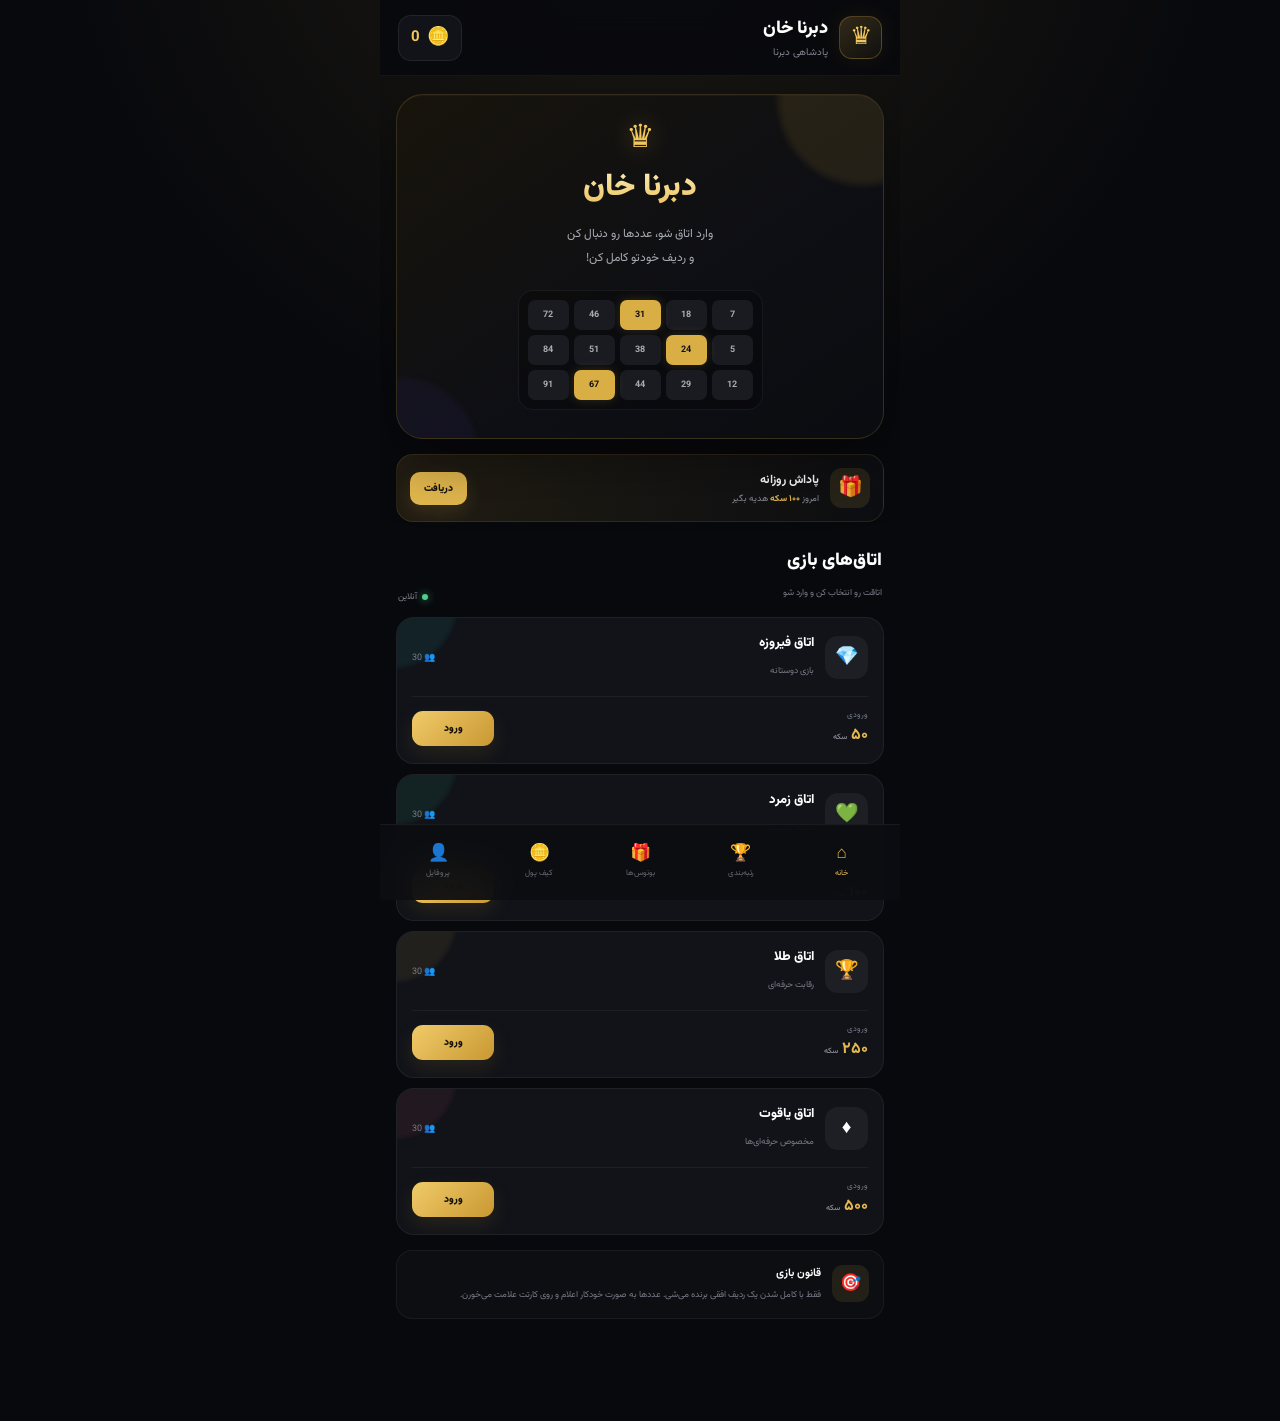
<file: index.html>
<!DOCTYPE html>
<html lang="fa" dir="rtl">
<head>
  <meta charset="UTF-8">
  <meta name="viewport" content="width=device-width, initial-scale=1.0, maximum-scale=1.0, user-scalable=no">

  <title>دبرنا خان</title>

  <link rel="stylesheet" href="style.css">

  <meta name="theme-color" content="#08090d">
</head>

<body>

<div class="app-shell">

  <!-- ================= TOP BAR ================= -->

  <header class="topbar">

    <div class="brand-area">
      <div class="brand-crown">♛</div>

      <div>
        <div class="brand-name">دبرنا خان</div>
        <div class="brand-subtitle">پادشاهی دبرنا</div>
      </div>
    </div>

    <div class="coin-box">
      <span class="coin-icon">🪙</span>
      <strong id="coinBalance">500</strong>
    </div>

  </header>


  <!-- ================= MAIN ================= -->

  <main class="main-content">


    <!-- HERO -->

    <section class="hero-card">

      <div class="hero-glow glow-one"></div>
      <div class="hero-glow glow-two"></div>

      <div class="hero-content">

        <div class="hero-crown">♛</div>

        <h1>دبرنا خان</h1>

        <p>
          وارد اتاق شو، عددها رو دنبال کن
          <br>
          و ردیف خودتو کامل کن!
        </p>

        <div class="hero-mini-card">

          <div class="mini-row">
            <span>7</span>
            <span>18</span>
            <span class="mini-mark">31</span>
            <span>46</span>
            <span>72</span>
          </div>

          <div class="mini-row">
            <span>5</span>
            <span class="mini-mark">24</span>
            <span>38</span>
            <span>51</span>
            <span>84</span>
          </div>

          <div class="mini-row">
            <span>12</span>
            <span>29</span>
            <span>44</span>
            <span class="mini-mark">67</span>
            <span>91</span>
          </div>

        </div>

      </div>

    </section>


    <!-- ================= DAILY REWARD ================= -->

    <section class="daily-reward">

      <div class="reward-icon">🎁</div>

      <div class="reward-text">

        <strong>پاداش روزانه</strong>

        <span>
          امروز <b>۱۰۰ سکه</b> هدیه بگیر
        </span>

      </div>

      <button
        id="dailyRewardBtn"
        class="reward-btn"
        onclick="claimDailyReward()">

        دریافت

      </button>

    </section>


    <!-- ================= SECTION TITLE ================= -->

    <div class="section-heading">

      <div>
        <h2>اتاق‌های بازی</h2>
        <span>اتاقت رو انتخاب کن و وارد شو</span>
      </div>

      <div class="online-status">
        <i></i>
        آنلاین
      </div>

    </div>


    <!-- ================= ROOMS ================= -->

    <section class="rooms-grid">


      <!-- TURQUOISE -->

      <article class="room-card turquoise">

        <div class="room-top">

          <div class="room-icon">
            💎
          </div>

          <div class="room-info">

            <h3>اتاق فیروزه</h3>

            <span>
              بازی دوستانه
            </span>

          </div>

          <div class="players">
            👥 30
          </div>

        </div>


        <div class="room-bottom">

          <div class="entry-price">

            <small>ورودی</small>

            <strong>
              ۵۰
              <span>سکه</span>
            </strong>

          </div>

          <button
            class="room-btn"
            onclick="enterRoom(50, 'اتاق فیروزه')">

            ورود

          </button>

        </div>

      </article>


      <!-- EMERALD -->

      <article class="room-card emerald">

        <div class="room-top">

          <div class="room-icon">
            💚
          </div>

          <div class="room-info">

            <h3>اتاق زمرد</h3>

            <span>
              سطح متوسط
            </span>

          </div>

          <div class="players">
            👥 30
          </div>

        </div>


        <div class="room-bottom">

          <div class="entry-price">

            <small>ورودی</small>

            <strong>
              ۱۰۰
              <span>سکه</span>
            </strong>

          </div>

          <button
            class="room-btn"
            onclick="enterRoom(100, 'اتاق زمرد')">

            ورود

          </button>

        </div>

      </article>


      <!-- GOLD -->

      <article class="room-card gold">

        <div class="room-top">

          <div class="room-icon">
            🏆
          </div>

          <div class="room-info">

            <h3>اتاق طلا</h3>

            <span>
              رقابت حرفه‌ای
            </span>

          </div>

          <div class="players">
            👥 30
          </div>

        </div>


        <div class="room-bottom">

          <div class="entry-price">

            <small>ورودی</small>

            <strong>
              ۲۵۰
              <span>سکه</span>
            </strong>

          </div>

          <button
            class="room-btn"
            onclick="enterRoom(250, 'اتاق طلا')">

            ورود

          </button>

        </div>

      </article>


      <!-- RUBY -->

      <article class="room-card ruby">

        <div class="room-top">

          <div class="room-icon">
            ♦️
          </div>

          <div class="room-info">

            <h3>اتاق یاقوت</h3>

            <span>
              مخصوص حرفه‌ای‌ها
            </span>

          </div>

          <div class="players">
            👥 30
          </div>

        </div>


        <div class="room-bottom">

          <div class="entry-price">

            <small>ورودی</small>

            <strong>
              ۵۰۰
              <span>سکه</span>
            </strong>

          </div>

          <button
            class="room-btn"
            onclick="enterRoom(500, 'اتاق یاقوت')">

            ورود

          </button>

        </div>

      </article>

    </section>


    <!-- ================= GAME RULE ================= -->

    <section class="rule-card">

      <div class="rule-icon">
        🎯
      </div>

      <div>

        <strong>قانون بازی</strong>

        <p>
          فقط با کامل شدن یک ردیف افقی برنده می‌شی.
          عددها به صورت خودکار اعلام و روی کارتت علامت می‌خورن.
        </p>

      </div>

    </section>

  </main>


  <!-- ================= BOTTOM NAV ================= -->

  <nav class="bottom-nav">

    <button
      class="nav-item active"
      onclick="showHome()">

      <span>⌂</span>
      <small>خانه</small>

    </button>


    <button
      class="nav-item"
      onclick="showToast('بخش رتبه‌بندی به‌زودی فعال می‌شود')">

      <span>🏆</span>
      <small>رتبه‌بندی</small>

    </button>


    <button
      class="nav-item"
      onclick="showToast('بخش بونوس‌ها به‌زودی فعال می‌شود')">

      <span>🎁</span>
      <small>بونوس‌ها</small>

    </button>


    <button
      class="nav-item"
      onclick="showToast('کیف پول فعلاً فقط سکه مجازی دارد')">

      <span>🪙</span>
      <small>کیف پول</small>

    </button>


    <button
      class="nav-item"
      onclick="openProfile()">

      <span>👤</span>
      <small>پروفایل</small>

    </button>

  </nav>


  <!-- ================= PROFILE MODAL ================= -->

  <div
    id="profileModal"
    class="modal hidden">

    <div class="modal-overlay" onclick="closeProfile()"></div>

    <div class="profile-modal">

      <button
        class="modal-close"
        onclick="closeProfile()">

        ×

      </button>

      <div class="profile-avatar">
        👑
      </div>

      <h2 id="profileUsername">
        بازیکن
      </h2>

      <div class="profile-coins">

        🪙

        <strong id="profileCoins">
          500
        </strong>

        <span>سکه</span>

      </div>

      <button
        class="logout-btn"
        onclick="logout()">

        خروج از حساب

      </button>

    </div>

  </div>


  <!-- ================= GAME MODAL ================= -->

  <div
    id="gameModal"
    class="modal game-modal hidden">

    <div class="modal-overlay"></div>

    <div class="game-box">

      <div class="game-header">

        <div>

          <small id="gameRoomName">
            اتاق بازی
          </small>

          <h2>
            دبرنا خان
          </h2>

        </div>

        <button
          class="game-close"
          onclick="closeGame()">

          ×

        </button>

      </div>


      <!-- CALLED NUMBER -->

      <div class="number-panel">

        <small>
          عدد در حال اعلام
        </small>

        <strong id="calledNumber">
          --
        </strong>

        <span id="spokenStatus">
          آماده شروع...
        </span>

      </div>


      <!-- COUNTDOWN -->

      <div
        id="countdown"
        class="countdown">
      </div>


      <!-- BINGO CARD -->

      <div
        id="bingoCard"
        class="bingo-card">
      </div>


      <!-- GAME MESSAGE -->

      <div
        id="gameMessage"
        class="game-message">
      </div>


      <!-- ONLY START BUTTON -->

      <button
        id="startGameBtn"
        class="gold-btn start-game"
        onclick="startAutomaticGame()">

        شروع بازی

      </button>

    </div>

  </div>


  <!-- ================= TOAST ================= -->

  <div
    id="toast"
    class="toast">
  </div>

</div>


<script src="app.js"></script>

</body>
</html>
</file>
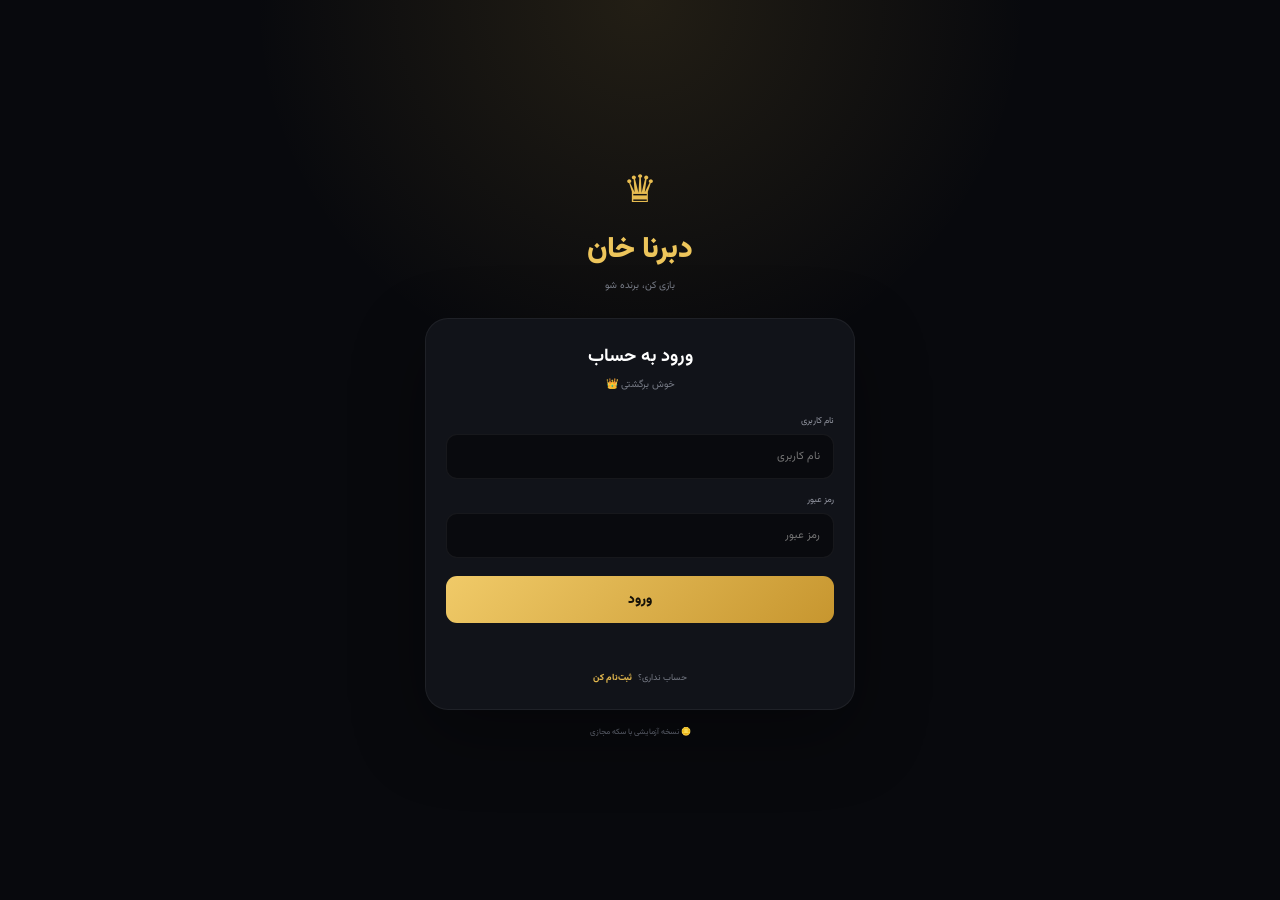
<file: login.html>
<!DOCTYPE html>
<html lang="fa" dir="rtl">

<head>

    <meta charset="UTF-8">

    <meta
        name="viewport"
        content="width=device-width, initial-scale=1.0, maximum-scale=1.0, user-scalable=no">

    <title>ورود | دبرنا خان</title>

    <link rel="stylesheet" href="style.css">

</head>

<body class="auth-page">

<div class="auth-container">

    <div class="auth-logo">

        <div class="logo-crown">♛</div>

        <h1>دبرنا خان</h1>

        <span>بازی کن، برنده شو</span>

    </div>


    <div class="auth-card">

        <h2>ورود به حساب</h2>

        <p class="auth-subtitle">
            خوش برگشتی 👑
        </p>


        <form id="loginForm">

            <div class="input-group">

                <label>نام کاربری</label>

                <input
                    id="loginUsername"
                    type="text"
                    placeholder="نام کاربری"
                    autocomplete="username"
                    required>

            </div>


            <div class="input-group">

                <label>رمز عبور</label>

                <input
                    id="loginPassword"
                    type="password"
                    placeholder="رمز عبور"
                    autocomplete="current-password"
                    required>

            </div>


            <button type="submit" class="primary-btn">
                ورود
            </button>

        </form>


        <div id="loginMessage" class="form-message"></div>


        <div class="auth-footer">

            <span>حساب نداری؟</span>

            <a href="register.html">
                ثبت‌نام کن
            </a>

        </div>

    </div>


    <div class="auth-note">
        🪙 نسخه آزمایشی با سکه مجازی
    </div>

</div>

<script src="app.js"></script>

</body>
</html>
</file>
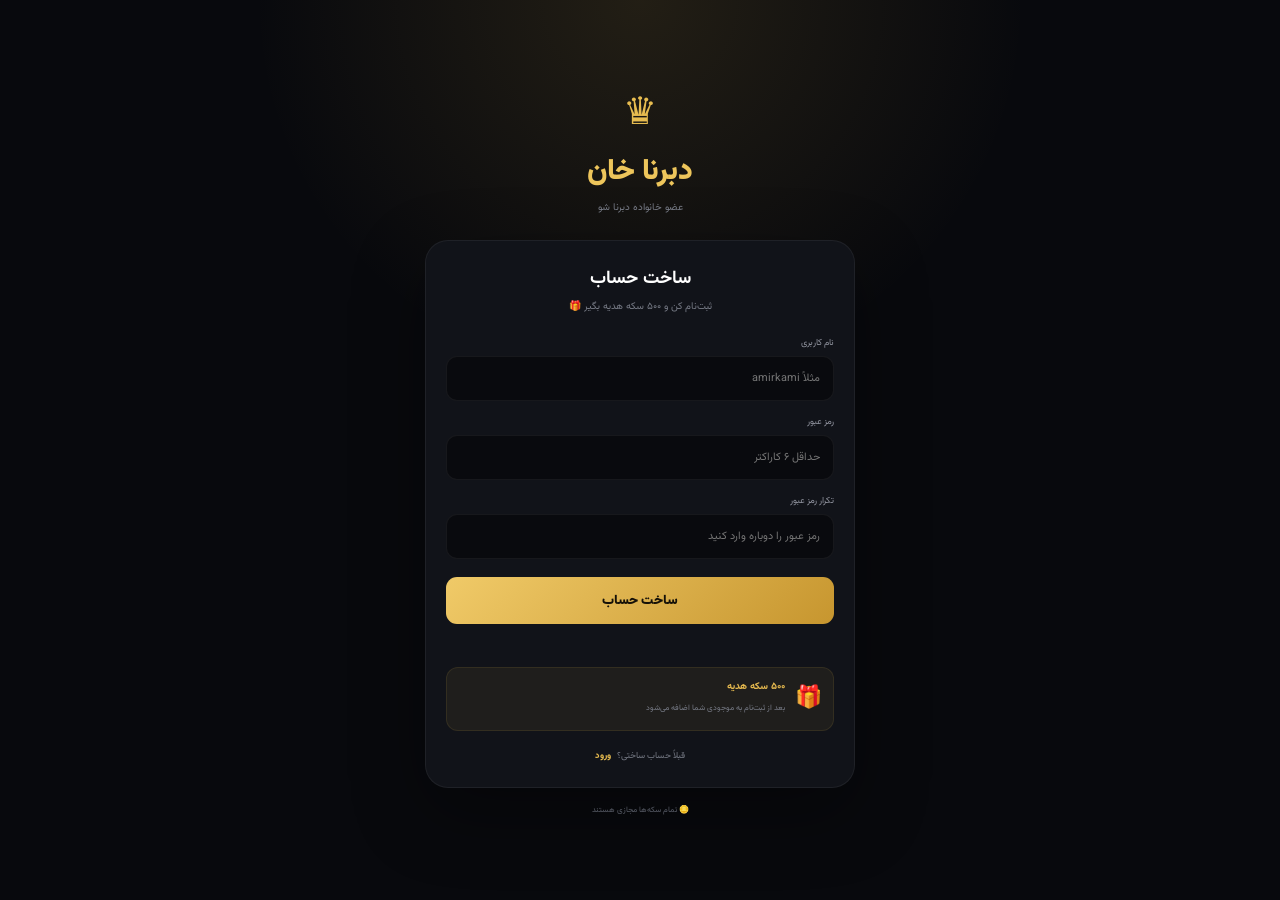
<file: register.html>
<!DOCTYPE html>
<html lang="fa" dir="rtl">

<head>

    <meta charset="UTF-8">

    <meta
        name="viewport"
        content="width=device-width, initial-scale=1.0, maximum-scale=1.0, user-scalable=no">

    <title>ثبت‌نام | دبرنا خان</title>

    <link rel="stylesheet" href="style.css">

</head>

<body class="auth-page">

<div class="auth-container">

    <div class="auth-logo">

        <div class="logo-crown">♛</div>

        <h1>دبرنا خان</h1>

        <span>عضو خانواده دبرنا شو</span>

    </div>


    <div class="auth-card">

        <h2>ساخت حساب</h2>

        <p class="auth-subtitle">
            ثبت‌نام کن و ۵۰۰ سکه هدیه بگیر 🎁
        </p>


        <form id="registerForm">

            <div class="input-group">

                <label>نام کاربری</label>

                <input
                    id="registerUsername"
                    type="text"
                    placeholder="مثلاً amirkami"
                    minlength="3"
                    maxlength="20"
                    required>

            </div>


            <div class="input-group">

                <label>رمز عبور</label>

                <input
                    id="registerPassword"
                    type="password"
                    placeholder="حداقل ۶ کاراکتر"
                    minlength="6"
                    required>

            </div>


            <div class="input-group">

                <label>تکرار رمز عبور</label>

                <input
                    id="registerPassword2"
                    type="password"
                    placeholder="رمز عبور را دوباره وارد کنید"
                    minlength="6"
                    required>

            </div>


            <button type="submit" class="primary-btn">
                ساخت حساب
            </button>

        </form>


        <div id="registerMessage" class="form-message"></div>


        <div class="bonus-box">

            <span>🎁</span>

            <div>

                <strong>۵۰۰ سکه هدیه</strong>

                <small>
                    بعد از ثبت‌نام به موجودی شما اضافه می‌شود
                </small>

            </div>

        </div>


        <div class="auth-footer">

            <span>قبلاً حساب ساختی؟</span>

            <a href="login.html">
                ورود
            </a>

        </div>

    </div>


    <div class="auth-note">
        🪙 تمام سکه‌ها مجازی هستند
    </div>

</div>

<script src="app.js"></script>

</body>
</html>
</file>
<file: style.css>
@import url('https://fonts.googleapis.com/css2?family=Vazirmatn:wght@400;500;600;700;800;900&display=swap');

* {
  box-sizing: border-box;
  -webkit-tap-highlight-color: transparent;
}

html,
body {
  margin: 0;
  padding: 0;
  min-height: 100%;
}

body {
  font-family: "Vazirmatn", Tahoma, sans-serif;
  background:
    radial-gradient(circle at 50% -10%, rgba(190, 150, 55, 0.12), transparent 35%),
    #08090d;
  color: #fff;
  direction: rtl;
}

button,
input {
  font-family: inherit;
}

button {
  border: 0;
  cursor: pointer;
}

.app-shell {
  width: 100%;
  max-width: 520px;
  min-height: 100vh;
  margin: auto;
  position: relative;
  overflow-x: hidden;
  padding-bottom: 92px;
}

/* ================= TOP BAR ================= */

.topbar {
  height: 76px;
  padding: 14px 18px;

  display: flex;
  align-items: center;
  justify-content: space-between;

  border-bottom: 1px solid rgba(255,255,255,.05);

  background: rgba(8,9,13,.86);
  backdrop-filter: blur(18px);

  position: sticky;
  top: 0;
  z-index: 20;
}

.brand-area {
  display: flex;
  align-items: center;
  gap: 11px;
}

.brand-crown {
  width: 43px;
  height: 43px;

  display: flex;
  align-items: center;
  justify-content: center;

  border-radius: 13px;

  color: #f3c85b;
  font-size: 25px;

  background:
    linear-gradient(145deg, rgba(240,193,79,.18), rgba(240,193,79,.04));

  border: 1px solid rgba(240,193,79,.25);

  box-shadow:
    0 0 25px rgba(240,193,79,.08);
}

.brand-name {
  font-size: 18px;
  font-weight: 900;
}

.brand-subtitle {
  color: #858794;
  font-size: 10px;
  margin-top: 2px;
}

.coin-box {
  display: flex;
  align-items: center;
  gap: 7px;

  padding: 8px 12px;

  border-radius: 13px;

  background: #111319;
  border: 1px solid rgba(255,255,255,.07);
}

.coin-icon {
  font-size: 18px;
}

.coin-box strong {
  color: #f3c85b;
  font-size: 15px;
}

/* ================= MAIN ================= */

.main-content {
  padding: 18px 16px 10px;
}

/* ================= HERO ================= */

.hero-card {
  position: relative;
  overflow: hidden;

  min-height: 285px;

  border-radius: 27px;

  background:
    linear-gradient(145deg, #18140c 0%, #0e0f14 58%, #0b0c10 100%);

  border: 1px solid rgba(232,190,77,.18);

  box-shadow:
    0 25px 60px rgba(0,0,0,.35),
    inset 0 1px 0 rgba(255,255,255,.03);
}

.hero-content {
  position: relative;
  z-index: 2;

  padding: 28px 23px;

  text-align: center;
}

.hero-crown {
  color: #f1c75c;
  font-size: 32px;
  line-height: 1;
  margin-bottom: 8px;
  text-shadow: 0 0 25px rgba(241,199,92,.3);
}

.hero-card h1 {
  margin: 0;

  font-size: 31px;
  font-weight: 900;

  background: linear-gradient(
    180deg,
    #fff4c7,
    #e8bb4e
  );

  -webkit-background-clip: text;
  background-clip: text;
  color: transparent;
}

.hero-card p {
  margin: 10px 0 20px;

  color: #a9abb4;

  font-size: 12px;
  line-height: 2;
}

.hero-glow {
  position: absolute;
  border-radius: 50%;
  filter: blur(3px);
  pointer-events: none;
}

.glow-one {
  width: 170px;
  height: 170px;

  top: -80px;
  right: -65px;

  background: rgba(220,175,56,.11);
}

.glow-two {
  width: 150px;
  height: 150px;

  bottom: -90px;
  left: -70px;

  background: rgba(88,72,185,.08);
}

/* ================= MINI CARD ================= */

.hero-mini-card {
  width: 245px;
  max-width: 100%;

  margin: auto;

  padding: 9px;

  border-radius: 15px;

  background: rgba(0,0,0,.25);
  border: 1px solid rgba(255,255,255,.06);
}

.mini-row {
  display: grid;
  grid-template-columns: repeat(5, 1fr);
  gap: 5px;

  margin-bottom: 5px;
}

.mini-row:last-child {
  margin-bottom: 0;
}

.mini-row span {
  height: 30px;

  display: flex;
  align-items: center;
  justify-content: center;

  border-radius: 7px;

  background: #191b21;

  color: #a9abb4;

  font-size: 9px;
  font-weight: 700;
}

.mini-row .mini-mark {
  background: #d8ae45;
  color: #111;
  box-shadow: 0 0 12px rgba(216,174,69,.2);
}

/* ================= DAILY REWARD ================= */

.daily-reward {
  margin-top: 15px;

  padding: 13px;

  display: flex;
  align-items: center;
  gap: 11px;

  border-radius: 17px;

  background: linear-gradient(
    100deg,
    rgba(222,177,67,.12),
    rgba(255,255,255,.025)
  );

  border: 1px solid rgba(222,177,67,.13);
}

.reward-icon {
  width: 40px;
  height: 40px;

  display: flex;
  align-items: center;
  justify-content: center;

  border-radius: 12px;

  background: rgba(222,177,67,.12);

  font-size: 20px;
}

.reward-text {
  flex: 1;

  display: flex;
  flex-direction: column;
  gap: 3px;
}

.reward-text strong {
  font-size: 12px;
}

.reward-text span {
  color: #8d909b;
  font-size: 9px;
}

.reward-text b {
  color: #e6ba4d;
}

.reward-btn {
  padding: 9px 14px;

  border-radius: 10px;

  background: #e3b84e;
  color: #17130a;

  font-size: 10px;
  font-weight: 900;

  box-shadow: 0 7px 18px rgba(227,184,78,.14);
}

.reward-btn:disabled {
  opacity: .45;
}

/* ================= SECTION ================= */

.section-heading {
  margin: 25px 2px 13px;

  display: flex;
  align-items: flex-end;
  justify-content: space-between;
}

.section-heading h2 {
  margin: 0 0 4px;

  font-size: 18px;
  font-weight: 900;
}

.section-heading span {
  color: #777b87;
  font-size: 9px;
}

.online-status {
  display: flex;
  align-items: center;
  gap: 5px;

  color: #7d808b;
  font-size: 9px;
}

.online-status i {
  width: 6px;
  height: 6px;

  border-radius: 50%;

  background: #49d18d;

  box-shadow: 0 0 9px rgba(73,209,141,.7);
}

/* ================= ROOMS ================= */

.rooms-grid {
  display: flex;
  flex-direction: column;
  gap: 10px;
}

.room-card {
  position: relative;
  overflow: hidden;

  padding: 15px;

  border-radius: 18px;

  background: #111319;

  border: 1px solid rgba(255,255,255,.06);

  transition:
    transform .2s ease,
    border-color .2s ease;
}

.room-card:active {
  transform: scale(.985);
}

.room-card::before {
  content: "";

  position: absolute;

  width: 130px;
  height: 130px;

  border-radius: 50%;

  left: -70px;
  top: -80px;

  opacity: .08;

  filter: blur(2px);
}

.room-card.turquoise::before {
  background: #29d4ca;
}

.room-card.emerald::before {
  background: #35d58a;
}

.room-card.gold::before {
  background: #e4b84f;
}

.room-card.ruby::before {
  background: #e55c72;
}

.room-top {
  position: relative;
  z-index: 2;

  display: flex;
  align-items: center;
  gap: 11px;
}

.room-icon {
  width: 43px;
  height: 43px;

  display: flex;
  align-items: center;
  justify-content: center;

  border-radius: 13px;

  background: rgba(255,255,255,.05);

  font-size: 19px;
}

.room-info {
  flex: 1;
}

.room-info h3 {
  margin: 0 0 4px;

  font-size: 13px;
  font-weight: 800;
}

.room-info span {
  color: #777b86;
  font-size: 9px;
}

.players {
  color: #777b86;
  font-size: 9px;
}

.room-bottom {
  position: relative;
  z-index: 2;

  display: flex;
  align-items: center;
  justify-content: space-between;

  margin-top: 14px;

  padding-top: 12px;

  border-top: 1px solid rgba(255,255,255,.05);
}

.entry-price {
  display: flex;
  flex-direction: column;
  gap: 2px;
}

.entry-price small {
  color: #777b86;
  font-size: 8px;
}

.entry-price strong {
  color: #e5b94e;
  font-size: 16px;
}

.entry-price strong span {
  color: #888b95;
  font-size: 8px;
  font-weight: 500;
}

.room-btn {
  min-width: 82px;

  padding: 10px 15px;

  border-radius: 11px;

  background: linear-gradient(
    135deg,
    #f0cb69,
    #c99832
  );

  color: #151109;

  font-size: 10px;
  font-weight: 900;

  box-shadow:
    0 8px 20px rgba(201,152,50,.13);
}

/* ================= RULE ================= */

.rule-card {
  display: flex;
  align-items: flex-start;
  gap: 11px;

  margin-top: 15px;
  padding: 14px;

  border-radius: 16px;

  background: rgba(255,255,255,.025);

  border: 1px solid rgba(255,255,255,.05);
}

.rule-icon {
  width: 37px;
  height: 37px;

  flex-shrink: 0;

  display: flex;
  align-items: center;
  justify-content: center;

  border-radius: 11px;

  background: rgba(226,183,76,.1);

  font-size: 17px;
}

.rule-card strong {
  display: block;
  margin-bottom: 5px;
  font-size: 11px;
}

.rule-card p {
  margin: 0;

  color: #777b86;

  font-size: 9px;
  line-height: 1.9;
}

/* ================= BOTTOM NAV ================= */

.bottom-nav {
  position: fixed;

  left: 50%;
  bottom: 0;

  transform: translateX(-50%);

  width: 100%;
  max-width: 520px;

  height: 76px;

  display: grid;
  grid-template-columns: repeat(5, 1fr);

  padding: 8px 8px calc(8px + env(safe-area-inset-bottom));

  background: rgba(12,13,18,.94);

  backdrop-filter: blur(20px);

  border-top: 1px solid rgba(255,255,255,.06);

  z-index: 50;
}

.nav-item {
  display: flex;
  flex-direction: column;
  align-items: center;
  justify-content: center;
  gap: 4px;

  background: transparent;

  color: #666a75;
}

.nav-item span {
  font-size: 17px;
  line-height: 1;
}

.nav-item small {
  font-size: 8px;
}

.nav-item.active {
  color: #e4b84f;
}

/* ================= MODALS ================= */

.modal {
  position: fixed;

  inset: 0;

  z-index: 100;

  display: flex;
  align-items: flex-end;
  justify-content: center;
}

.modal.hidden {
  display: none;
}

.modal-overlay {
  position: absolute;
  inset: 0;

  background: rgba(0,0,0,.78);

  backdrop-filter: blur(7px);
}

.profile-modal {
  position: relative;
  z-index: 2;

  width: 100%;
  max-width: 520px;

  padding: 30px 22px 35px;

  text-align: center;

  border-radius: 27px 27px 0 0;

  background: #111319;

  border-top: 1px solid rgba(226,183,76,.15);

  animation: modalUp .25s ease;
}

@keyframes modalUp {
  from {
    transform: translateY(100%);
  }

  to {
    transform: translateY(0);
  }
}

.modal-close,
.game-close {
  position: absolute;

  top: 15px;
  left: 15px;

  width: 34px;
  height: 34px;

  border-radius: 10px;

  background: rgba(255,255,255,.06);

  color: #aaa;

  font-size: 21px;
}

.profile-avatar {
  width: 72px;
  height: 72px;

  margin: 5px auto 12px;

  display: flex;
  align-items: center;
  justify-content: center;

  border-radius: 50%;

  background: rgba(226,183,76,.1);

  border: 1px solid rgba(226,183,76,.18);

  font-size: 30px;
}

.profile-modal h2 {
  margin: 0 0 15px;
}

.profile-coins {
  display: flex;
  justify-content: center;
  align-items: center;
  gap: 7px;

  color: #e3b84e;
}

.profile-coins strong {
  font-size: 20px;
}

.profile-coins span {
  color: #777b86;
  font-size: 10px;
}

.logout-btn {
  width: 100%;

  margin-top: 25px;

  padding: 13px;

  border-radius: 12px;

  background: rgba(221,79,90,.1);

  color: #df6a75;

  font-weight: 800;
}

/* ================= GAME ================= */

.game-modal {
  align-items: center;
  padding: 14px;
}

.game-box {
  position: relative;
  z-index: 2;

  width: 100%;
  max-width: 490px;

  max-height: 92vh;

  overflow-y: auto;

  padding: 17px;

  border-radius: 25px;

  background:
    radial-gradient(
      circle at 50% 0%,
      rgba(226,183,76,.08),
      transparent 32%
    ),
    #0f1116;

  border: 1px solid rgba(226,183,76,.13);

  box-shadow:
    0 25px 80px rgba(0,0,0,.6);

  animation: gameOpen .22s ease;
}

@keyframes gameOpen {
  from {
    opacity: 0;
    transform: scale(.96);
  }

  to {
    opacity: 1;
    transform: scale(1);
  }
}

.game-header {
  position: relative;

  display: flex;
  justify-content: space-between;
  align-items: center;

  padding-left: 40px;
}

.game-header small {
  color: #858995;
  font-size: 9px;
}

.game-header h2 {
  margin: 3px 0 0;

  font-size: 18px;
}

.game-close {
  top: 0;
  left: 0;
}

/* ================= NUMBER ================= */

.number-panel {
  margin: 18px auto 12px;

  width: 150px;
  min-height: 150px;

  display: flex;
  flex-direction: column;
  align-items: center;
  justify-content: center;

  border-radius: 50%;

  background:
    radial-gradient(
      circle,
      rgba(225,183,77,.12),
      rgba(225,183,77,.025) 60%,
      transparent 70%
    );

  border: 1px solid rgba(225,183,77,.18);

  box-shadow:
    0 0 45px rgba(225,183,77,.06);
}

.number-panel small {
  color: #777b86;
  font-size: 9px;
}

.number-panel strong {
  margin: 4px 0;

  color: #efc85c;

  font-size: 46px;
  line-height: 1;

  font-weight: 900;

  text-shadow:
    0 0 25px rgba(239,200,92,.2);
}

.number-panel span {
  color: #858995;
  font-size: 8px;
}

/* ================= COUNTDOWN ================= */

.countdown {
  height: 22px;

  text-align: center;

  color: #d4a83f;

  font-size: 10px;
  font-weight: 700;
}

/* ================= BINGO ================= */

.bingo-card {
  width: 100%;
  max-width: 390px;

  margin: 5px auto 12px;

  display: grid;

  grid-template-columns: repeat(5, 1fr);

  gap: 6px;

  padding: 9px;

  border-radius: 17px;

  background: #090a0e;

  border: 1px solid rgba(255,255,255,.06);
}

.bingo-cell {
  aspect-ratio: 1;

  display: flex;
  align-items: center;
  justify-content: center;

  border-radius: 9px;

  background: #181a20;

  color: #b4b6be;

  font-size: 13px;
  font-weight: 800;

  border: 1px solid rgba(255,255,255,.035);

  transition:
    background .25s ease,
    color .25s ease,
    transform .25s ease;
}

.bingo-cell.free {
  background: rgba(226,183,76,.14);
  color: #e5b94f;
}

.bingo-cell.marked {
  background: linear-gradient(
    145deg,
    #e8c45f,
    #b88727
  );

  color: #111;

  transform: scale(.94);

  box-shadow:
    0 0 16px rgba(226,183,76,.18);
}

.bingo-cell.winner {
  animation: winnerPulse .6s ease infinite alternate;
}

@keyframes winnerPulse {
  from {
    box-shadow: 0 0 5px rgba(226,183,76,.2);
  }

  to {
    box-shadow: 0 0 24px rgba(226,183,76,.65);
  }
}

/* ================= GAME MESSAGE ================= */

.game-message {
  min-height: 22px;

  text-align: center;

  color: #9a9da7;

  font-size: 10px;
}

.game-message.success {
  color: #59d597;
  font-weight: 800;
}

/* ================= BUTTON ================= */

.gold-btn {
  width: 100%;

  padding: 13px;

  border-radius: 13px;

  background:
    linear-gradient(
      135deg,
      #f0ca68,
      #c7962f
    );

  color: #151108;

  font-size: 12px;
  font-weight: 900;

  box-shadow:
    0 10px 28px rgba(201,150,47,.14);
}

.gold-btn:active {
  transform: scale(.985);
}

/* ================= TOAST ================= */

.toast {
  position: fixed;

  z-index: 200;

  left: 50%;

  bottom: 92px;

  transform:
    translateX(-50%)
    translateY(20px);

  width: calc(100% - 35px);
  max-width: 450px;

  padding: 12px 15px;

  text-align: center;

  border-radius: 13px;

  background: rgba(25,27,34,.96);

  border: 1px solid rgba(226,183,76,.14);

  color: #ddd;

  font-size: 10px;

  opacity: 0;

  pointer-events: none;

  transition: .25s ease;
}

.toast.show {
  opacity: 1;

  transform:
    translateX(-50%)
    translateY(0);
}

/* ================= AUTH ================= */

.auth-page {
  min-height: 100vh;

  display: flex;
  align-items: center;
  justify-content: center;

  padding: 20px;

  background:
    radial-gradient(
      circle at 50% 0%,
      rgba(226,183,76,.12),
      transparent 35%
    ),
    #08090d;
}

.auth-container {
  width: 100%;
  max-width: 430px;

  text-align: center;
}

.auth-logo {
  margin-bottom: 25px;
}

.logo-crown {
  color: #e7bc50;
  font-size: 38px;
  margin-bottom: 5px;
}

.auth-logo h1 {
  margin: 0;

  color: #edc55b;

  font-size: 29px;
  font-weight: 900;
}

.auth-logo span {
  display: block;

  margin-top: 5px;

  color: #777b86;

  font-size: 10px;
}

.auth-card {
  padding: 24px 20px;

  border-radius: 23px;

  background: #111319;

  border: 1px solid rgba(255,255,255,.06);

  box-shadow:
    0 25px 70px rgba(0,0,0,.35);
}

.auth-card h2 {
  margin: 0 0 6px;

  font-size: 18px;
}

.auth-subtitle {
  margin: 0 0 22px;

  color: #777b86;

  font-size: 10px;
}

.input-group {
  margin-bottom: 14px;

  text-align: right;
}

.input-group label {
  display: block;

  margin-bottom: 6px;

  color: #9295a0;

  font-size: 9px;
}

.input-group input {
  width: 100%;

  padding: 13px;

  border-radius: 11px;

  outline: none;

  border: 1px solid rgba(255,255,255,.06);

  background: #090a0e;

  color: #fff;

  font-size: 11px;
}

.input-group input:focus {
  border-color: rgba(226,183,76,.35);
}

.primary-btn {
  width: 100%;

  padding: 13px;

  margin-top: 4px;

  border-radius: 11px;

  background: linear-gradient(
    135deg,
    #f0ca68,
    #c7962f
  );

  color: #151108;

  font-weight: 900;
}

.form-message {
  min-height: 20px;

  margin-top: 10px;

  color: #df6974;

  font-size: 9px;
}

.auth-footer {
  margin-top: 18px;

  display: flex;
  justify-content: center;
  gap: 6px;

  color: #777b86;

  font-size: 9px;
}

.auth-footer a {
  color: #e3b84e;

  text-decoration: none;

  font-weight: 800;
}

.bonus-box {
  display: flex;
  align-items: center;
  gap: 10px;

  margin-top: 13px;
  padding: 11px;

  text-align: right;

  border-radius: 12px;

  background: rgba(226,183,76,.07);

  border: 1px solid rgba(226,183,76,.1);
}

.bonus-box > span {
  font-size: 22px;
}

.bonus-box strong {
  display: block;

  color: #e5b94f;

  font-size: 10px;
}

.bonus-box small {
  color: #777b86;

  font-size: 8px;
}

.auth-note {
  margin-top: 16px;

  color: #575b66;

  font-size: 8px;
}

/* ================= SMALL DEVICES ================= */

@media (max-width: 360px) {

  .main-content {
    padding-left: 12px;
    padding-right: 12px;
  }

  .hero-card {
    min-height: 265px;
  }

  .hero-card h1 {
    font-size: 27px;
  }

  .room-card {
    padding: 13px;
  }

  .bingo-card {
    gap: 4px;
    padding: 7px;
  }

  .bingo-cell {
    border-radius: 7px;
    font-size: 11px;
  }

}
</file>
